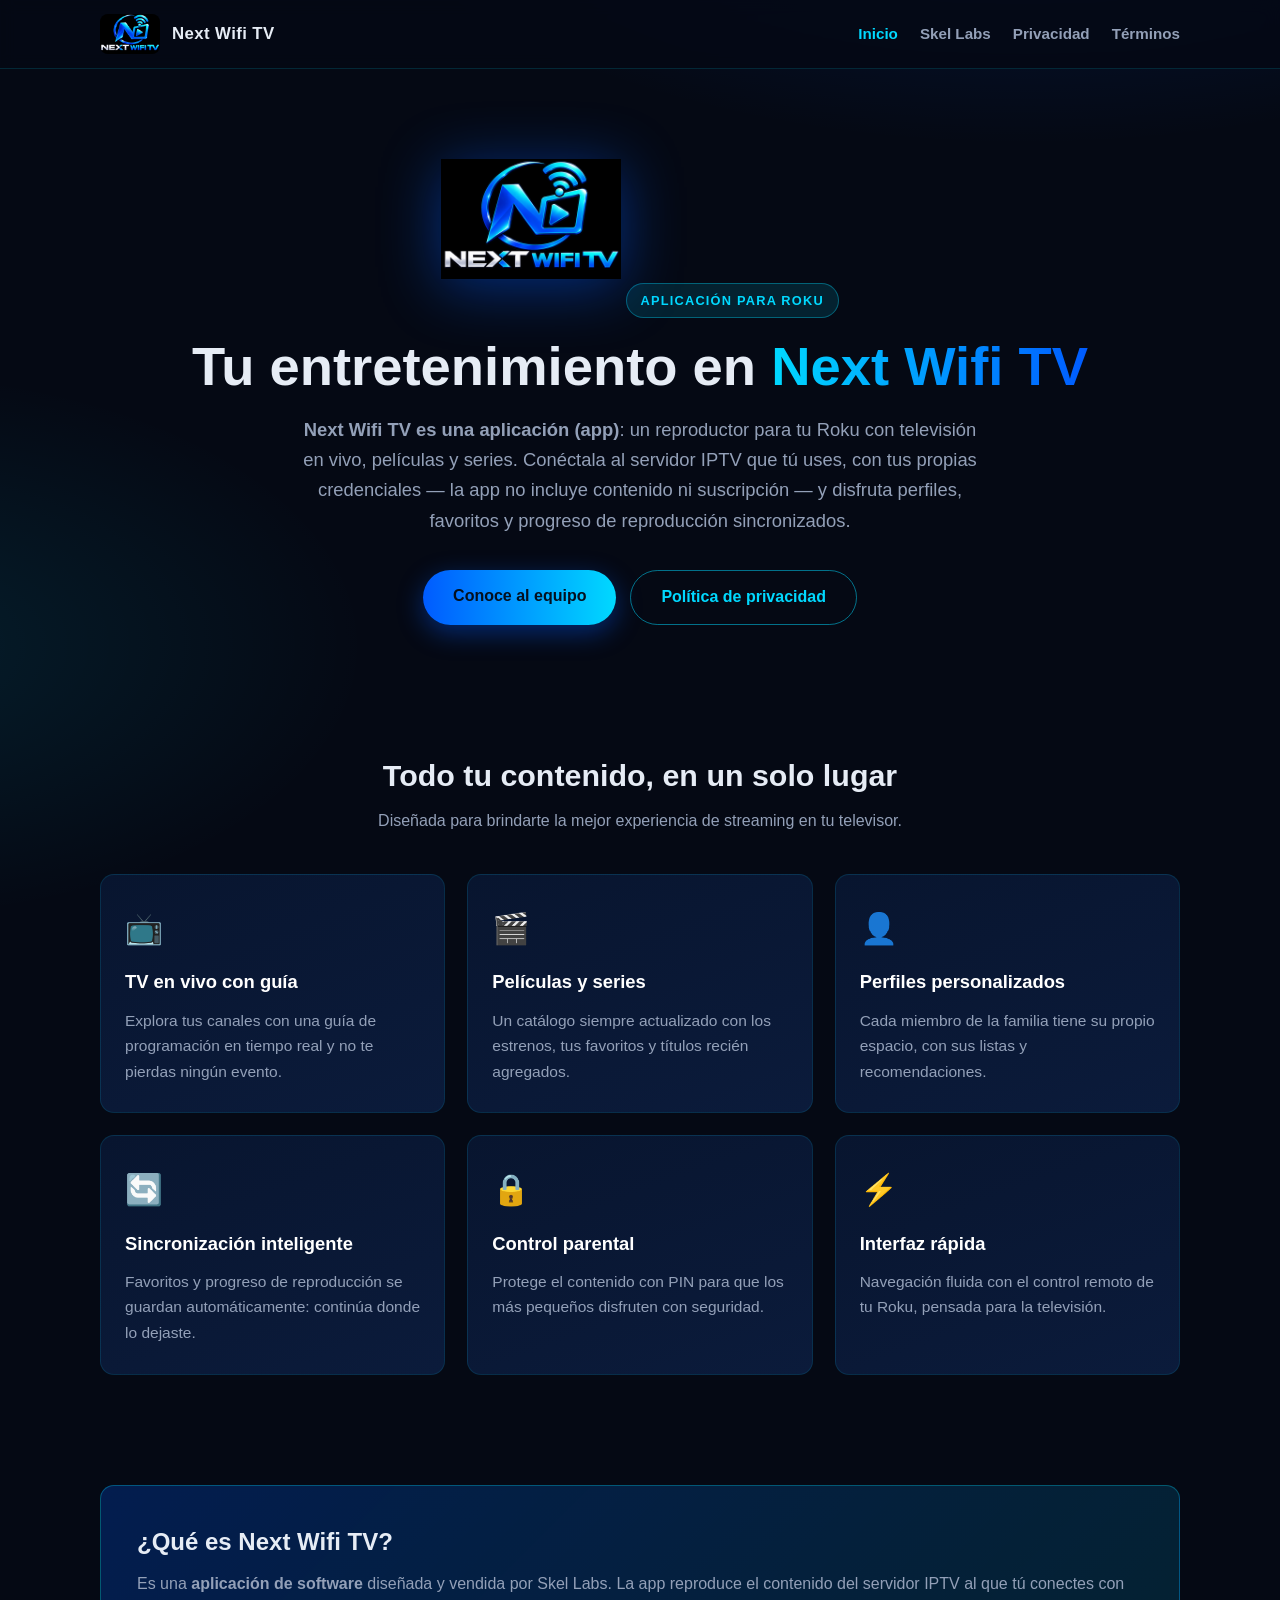
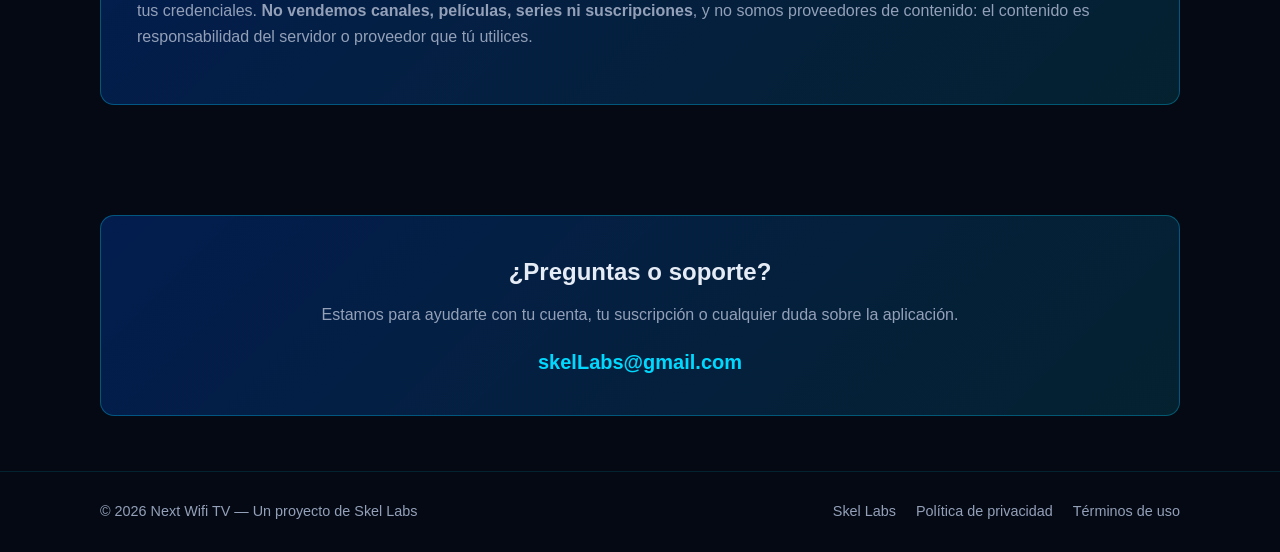
<file: index.html>
<!DOCTYPE html>
<html lang="es">
<head>
    <meta charset="UTF-8">
    <meta name="viewport" content="width=device-width, initial-scale=1.0">
    <title>Next Wifi TV — Tu entretenimiento en Roku</title>
    <meta name="description" content="Next Wifi TV: aplicación para dispositivos Roku con televisión en vivo, películas y series. Perfiles, favoritos y progreso de reproducción sincronizados.">
    <link rel="icon" type="image/png" href="images/logo.png">
    <link rel="stylesheet" href="css/style.css">
</head>
<body>
    <header>
        <div class="container nav">
            <a class="brand" href="./">
                <img src="images/logo.png" alt="Next Wifi TV">
                <span>Next Wifi TV</span>
            </a>
            <nav class="nav-links">
                <a href="./" class="active">Inicio</a>
                <a href="skellabs/">Skel Labs</a>
                <a href="privacy/">Privacidad</a>
                <a href="terms/">Términos</a>
            </nav>
        </div>
    </header>

    <main>
        <section class="hero">
            <div class="container">
                <img class="logo" src="images/logo.png" alt="Logo Next Wifi TV">
                <span class="badge">Aplicación para Roku</span>
                <h1>Tu entretenimiento en <span class="grad">Next Wifi TV</span></h1>
                <p><strong>Next Wifi TV es una aplicación (app)</strong>: un reproductor para tu Roku con televisión en vivo, películas y series. Conéctala al servidor IPTV que tú uses, con tus propias credenciales — la app no incluye contenido ni suscripción — y disfruta perfiles, favoritos y progreso de reproducción sincronizados.</p>
                <div class="btn-row">
                    <a class="btn btn-primary" href="skellabs/">Conoce al equipo</a>
                    <a class="btn btn-ghost" href="privacy/">Política de privacidad</a>
                </div>
            </div>
        </section>

        <section>
            <div class="container">
                <h2 class="section-title">Todo tu contenido, en un solo lugar</h2>
                <p class="section-sub">Diseñada para brindarte la mejor experiencia de streaming en tu televisor.</p>
                <div class="grid">
                    <div class="card">
                        <div class="icon">📺</div>
                        <h3>TV en vivo con guía</h3>
                        <p>Explora tus canales con una guía de programación en tiempo real y no te pierdas ningún evento.</p>
                    </div>
                    <div class="card">
                        <div class="icon">🎬</div>
                        <h3>Películas y series</h3>
                        <p>Un catálogo siempre actualizado con los estrenos, tus favoritos y títulos recién agregados.</p>
                    </div>
                    <div class="card">
                        <div class="icon">👤</div>
                        <h3>Perfiles personalizados</h3>
                        <p>Cada miembro de la familia tiene su propio espacio, con sus listas y recomendaciones.</p>
                    </div>
                    <div class="card">
                        <div class="icon">🔄</div>
                        <h3>Sincronización inteligente</h3>
                        <p>Favoritos y progreso de reproducción se guardan automáticamente: continúa donde lo dejaste.</p>
                    </div>
                    <div class="card">
                        <div class="icon">🔒</div>
                        <h3>Control parental</h3>
                        <p>Protege el contenido con PIN para que los más pequeños disfruten con seguridad.</p>
                    </div>
                    <div class="card">
                        <div class="icon">⚡</div>
                        <h3>Interfaz rápida</h3>
                        <p>Navegación fluida con el control remoto de tu Roku, pensada para la televisión.</p>
                    </div>
                </div>
            </div>
        </section>

        <section>
            <div class="container">
                <div class="contact-box" style="text-align:left">
                    <h2>¿Qué es Next Wifi TV?</h2>
                    <p>Es una <strong>aplicación de software</strong> diseñada y vendida por Skel Labs. La app reproduce el contenido del servidor IPTV al que tú conectes con tus credenciales. <strong>No vendemos canales, películas, series ni suscripciones</strong>, y no somos proveedores de contenido: el contenido es responsabilidad del servidor o proveedor que tú utilices.</p>
                </div>
            </div>
        </section>

        <section>
            <div class="container">
                <div class="contact-box">
                    <h2>¿Preguntas o soporte?</h2>
                    <p>Estamos para ayudarte con tu cuenta, tu suscripción o cualquier duda sobre la aplicación.</p>
                    <a class="mail" href="mailto:skelLabs@gmail.com">skelLabs@gmail.com</a>
                </div>
            </div>
        </section>
    </main>

    <footer>
        <div class="container footer-in">
            <span>© 2026 Next Wifi TV — Un proyecto de Skel Labs</span>
            <div class="footer-links">
                <a href="skellabs/">Skel Labs</a>
                <a href="privacy/">Política de privacidad</a>
                <a href="terms/">Términos de uso</a>
            </div>
        </div>
    </footer>
</body>
</html>
</file>
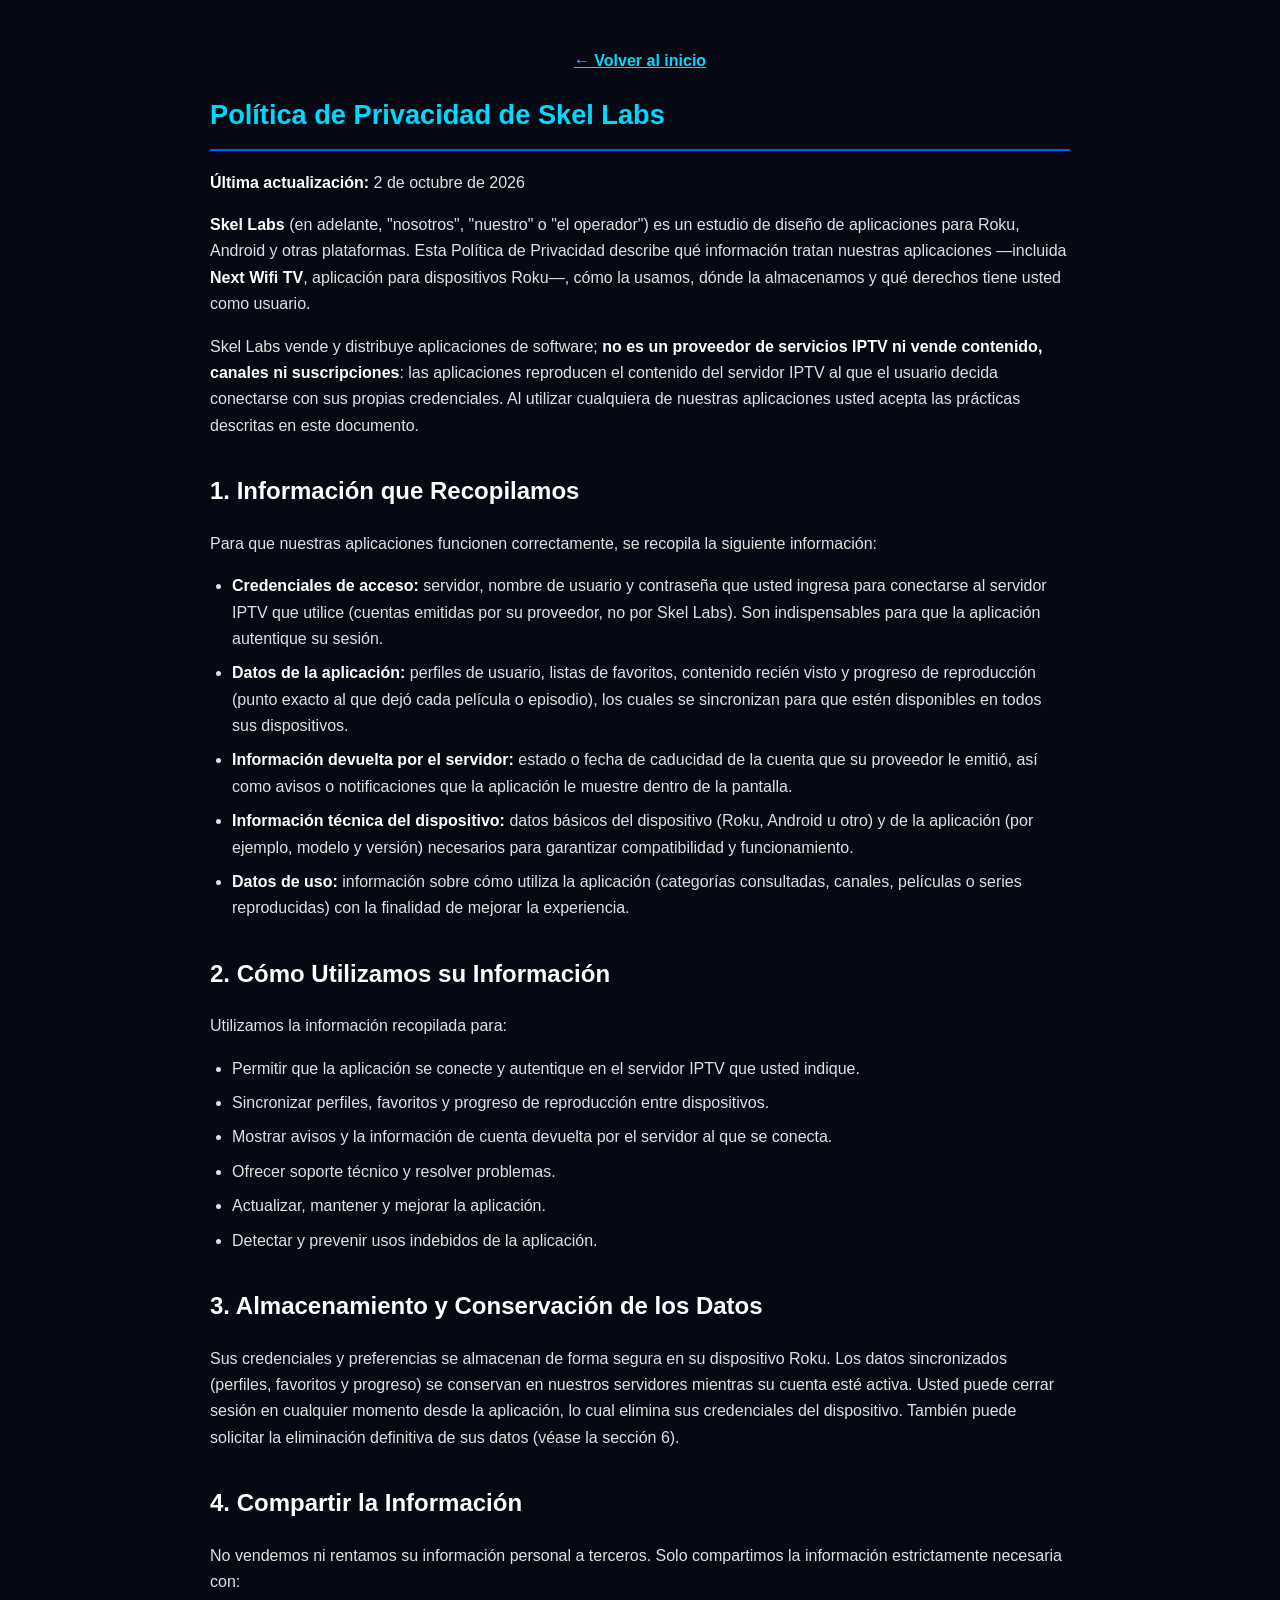
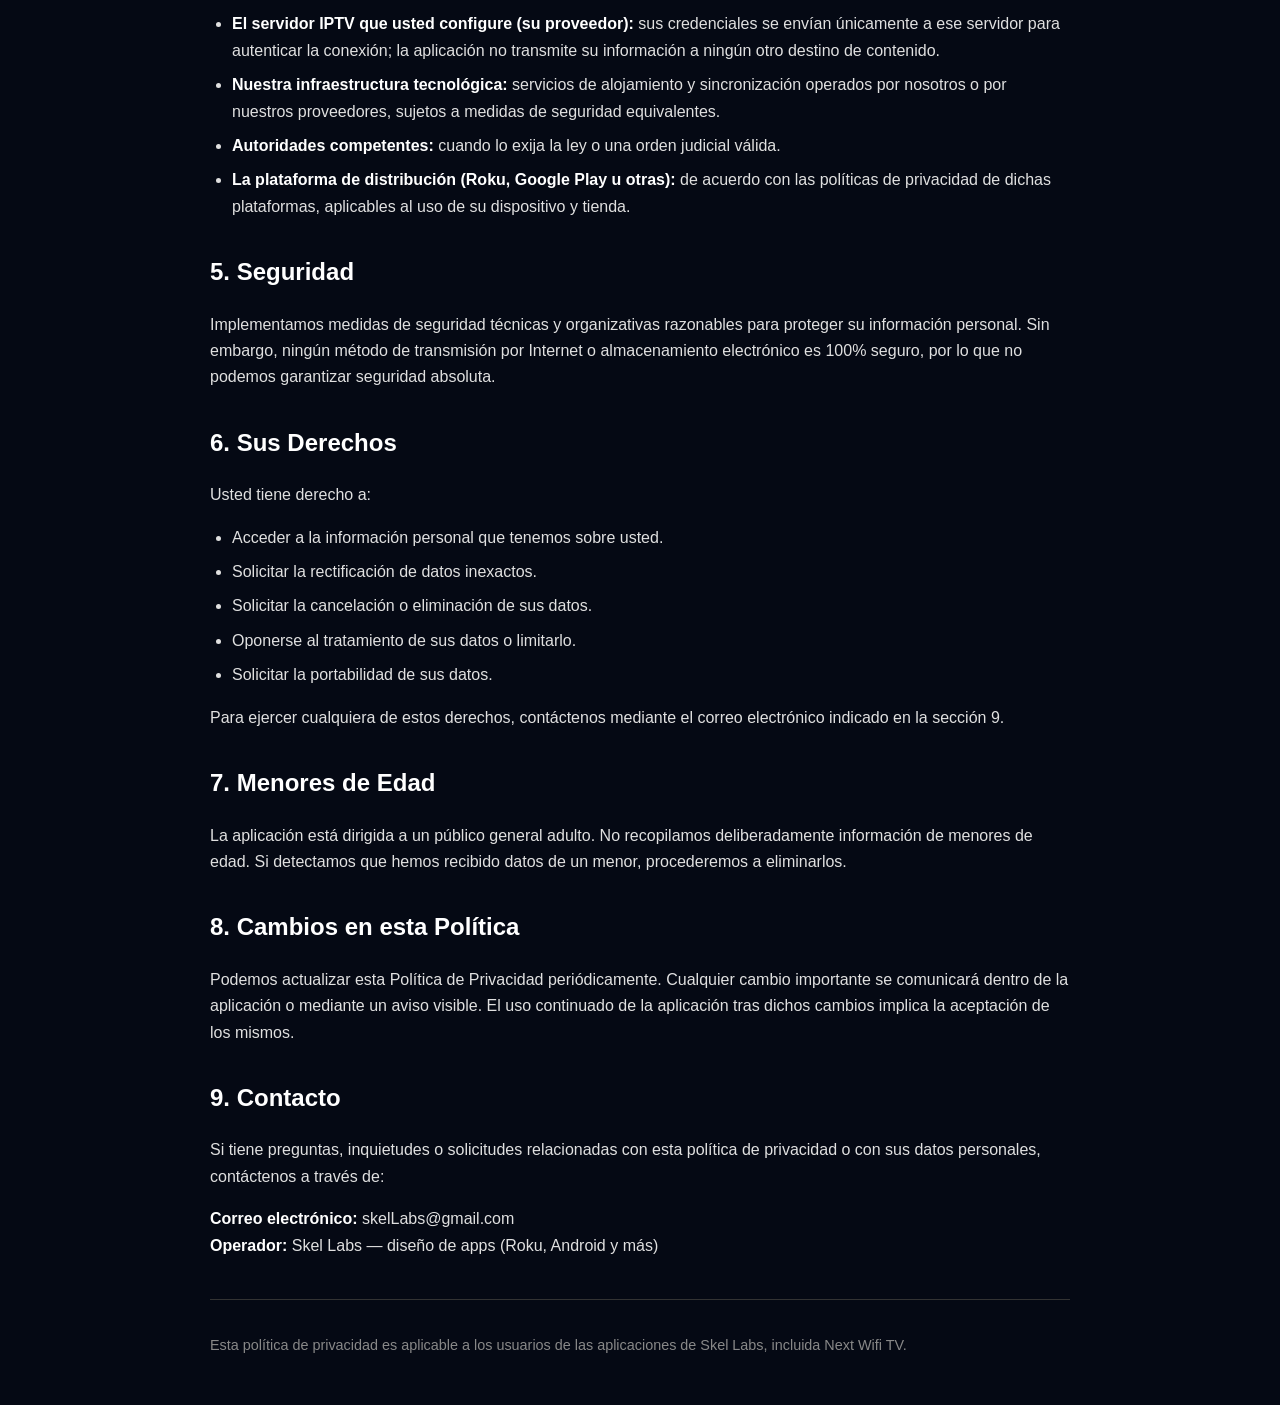
<file: privacy/index.html>
<!DOCTYPE html>
<html lang="es">
<head>
    <meta charset="UTF-8">
    <meta name="viewport" content="width=device-width, initial-scale=1.0">
    <title>Política de Privacidad — Skel Labs</title>
    <style>
        body {
            font-family: -apple-system, BlinkMacSystemFont, 'Segoe UI', Roboto, sans-serif;
            line-height: 1.65;
            color: #e0e0e0;
            background-color: #050914;
            padding: 32px 20px;
            max-width: 860px;
            margin: 0 auto;
        }
        h1 {
            color: #00D9FF;
            border-bottom: 2px solid #005BFF;
            padding-bottom: 12px;
            font-size: 1.7em;
        }
        h2 {
            color: #ffffff;
            margin-top: 32px;
        }
        p { margin-bottom: 15px; }
        ul { margin-bottom: 15px; padding-left: 22px; }
        li { margin-bottom: 8px; }
        .last-updated {
            color: #888;
            font-size: 0.9em;
            margin-top: 40px;
            border-top: 1px solid #333;
            padding-top: 20px;
        }
        strong { color: #ffffff; }
    </style>
</head>
<body>
    <p style="text-align:center;margin-bottom:6px"><a href="../" style="color:#00D9FF;font-weight:700">&larr; Volver al inicio</a></p>
    <h1>Política de Privacidad de Skel Labs</h1>

    <p><strong>Última actualización:</strong> 2 de octubre de 2026</p>

    <p><strong>Skel Labs</strong> (en adelante, "nosotros", "nuestro" o "el operador") es un estudio de diseño de aplicaciones para Roku, Android y otras plataformas. Esta Política de Privacidad describe qué información tratan nuestras aplicaciones —incluida <strong>Next Wifi TV</strong>, aplicación para dispositivos Roku—, cómo la usamos, dónde la almacenamos y qué derechos tiene usted como usuario.</p>

    <p>Skel Labs vende y distribuye aplicaciones de software; <strong>no es un proveedor de servicios IPTV ni vende contenido, canales ni suscripciones</strong>: las aplicaciones reproducen el contenido del servidor IPTV al que el usuario decida conectarse con sus propias credenciales. Al utilizar cualquiera de nuestras aplicaciones usted acepta las prácticas descritas en este documento.</p>

    <h2>1. Información que Recopilamos</h2>
    <p>Para que nuestras aplicaciones funcionen correctamente, se recopila la siguiente información:</p>
    <ul>
        <li><strong>Credenciales de acceso:</strong> servidor, nombre de usuario y contraseña que usted ingresa para conectarse al servidor IPTV que utilice (cuentas emitidas por su proveedor, no por Skel Labs). Son indispensables para que la aplicación autentique su sesión.</li>
        <li><strong>Datos de la aplicación:</strong> perfiles de usuario, listas de favoritos, contenido recién visto y progreso de reproducción (punto exacto al que dejó cada película o episodio), los cuales se sincronizan para que estén disponibles en todos sus dispositivos.</li>
        <li><strong>Información devuelta por el servidor:</strong> estado o fecha de caducidad de la cuenta que su proveedor le emitió, así como avisos o notificaciones que la aplicación le muestre dentro de la pantalla.</li>
        <li><strong>Información técnica del dispositivo:</strong> datos básicos del dispositivo (Roku, Android u otro) y de la aplicación (por ejemplo, modelo y versión) necesarios para garantizar compatibilidad y funcionamiento.</li>
        <li><strong>Datos de uso:</strong> información sobre cómo utiliza la aplicación (categorías consultadas, canales, películas o series reproducidas) con la finalidad de mejorar la experiencia.</li>
    </ul>

    <h2>2. Cómo Utilizamos su Información</h2>
    <p>Utilizamos la información recopilada para:</p>
    <ul>
        <li>Permitir que la aplicación se conecte y autentique en el servidor IPTV que usted indique.</li>
        <li>Sincronizar perfiles, favoritos y progreso de reproducción entre dispositivos.</li>
        <li>Mostrar avisos y la información de cuenta devuelta por el servidor al que se conecta.</li>
        <li>Ofrecer soporte técnico y resolver problemas.</li>
        <li>Actualizar, mantener y mejorar la aplicación.</li>
        <li>Detectar y prevenir usos indebidos de la aplicación.</li>
    </ul>

    <h2>3. Almacenamiento y Conservación de los Datos</h2>
    <p>Sus credenciales y preferencias se almacenan de forma segura en su dispositivo Roku. Los datos sincronizados (perfiles, favoritos y progreso) se conservan en nuestros servidores mientras su cuenta esté activa. Usted puede cerrar sesión en cualquier momento desde la aplicación, lo cual elimina sus credenciales del dispositivo. También puede solicitar la eliminación definitiva de sus datos (véase la sección 6).</p>

    <h2>4. Compartir la Información</h2>
    <p>No vendemos ni rentamos su información personal a terceros. Solo compartimos la información estrictamente necesaria con:</p>
    <ul>
        <li><strong>El servidor IPTV que usted configure (su proveedor):</strong> sus credenciales se envían únicamente a ese servidor para autenticar la conexión; la aplicación no transmite su información a ningún otro destino de contenido.</li>
        <li><strong>Nuestra infraestructura tecnológica:</strong> servicios de alojamiento y sincronización operados por nosotros o por nuestros proveedores, sujetos a medidas de seguridad equivalentes.</li>
        <li><strong>Autoridades competentes:</strong> cuando lo exija la ley o una orden judicial válida.</li>
        <li><strong>La plataforma de distribución (Roku, Google Play u otras):</strong> de acuerdo con las políticas de privacidad de dichas plataformas, aplicables al uso de su dispositivo y tienda.</li>
    </ul>

    <h2>5. Seguridad</h2>
    <p>Implementamos medidas de seguridad técnicas y organizativas razonables para proteger su información personal. Sin embargo, ningún método de transmisión por Internet o almacenamiento electrónico es 100% seguro, por lo que no podemos garantizar seguridad absoluta.</p>

    <h2>6. Sus Derechos</h2>
    <p>Usted tiene derecho a:</p>
    <ul>
        <li>Acceder a la información personal que tenemos sobre usted.</li>
        <li>Solicitar la rectificación de datos inexactos.</li>
        <li>Solicitar la cancelación o eliminación de sus datos.</li>
        <li>Oponerse al tratamiento de sus datos o limitarlo.</li>
        <li>Solicitar la portabilidad de sus datos.</li>
    </ul>
    <p>Para ejercer cualquiera de estos derechos, contáctenos mediante el correo electrónico indicado en la sección 9.</p>

    <h2>7. Menores de Edad</h2>
    <p>La aplicación está dirigida a un público general adulto. No recopilamos deliberadamente información de menores de edad. Si detectamos que hemos recibido datos de un menor, procederemos a eliminarlos.</p>

    <h2>8. Cambios en esta Política</h2>
    <p>Podemos actualizar esta Política de Privacidad periódicamente. Cualquier cambio importante se comunicará dentro de la aplicación o mediante un aviso visible. El uso continuado de la aplicación tras dichos cambios implica la aceptación de los mismos.</p>

    <h2>9. Contacto</h2>
    <p>Si tiene preguntas, inquietudes o solicitudes relacionadas con esta política de privacidad o con sus datos personales, contáctenos a través de:</p>
    <p><strong>Correo electrónico:</strong> skelLabs@gmail.com<br>
    <strong>Operador:</strong> Skel Labs — diseño de apps (Roku, Android y más)</p>

    <div class="last-updated">
        <p>Esta política de privacidad es aplicable a los usuarios de las aplicaciones de Skel Labs, incluida Next Wifi TV.</p>
    </div>
</body>
</html>
</file>
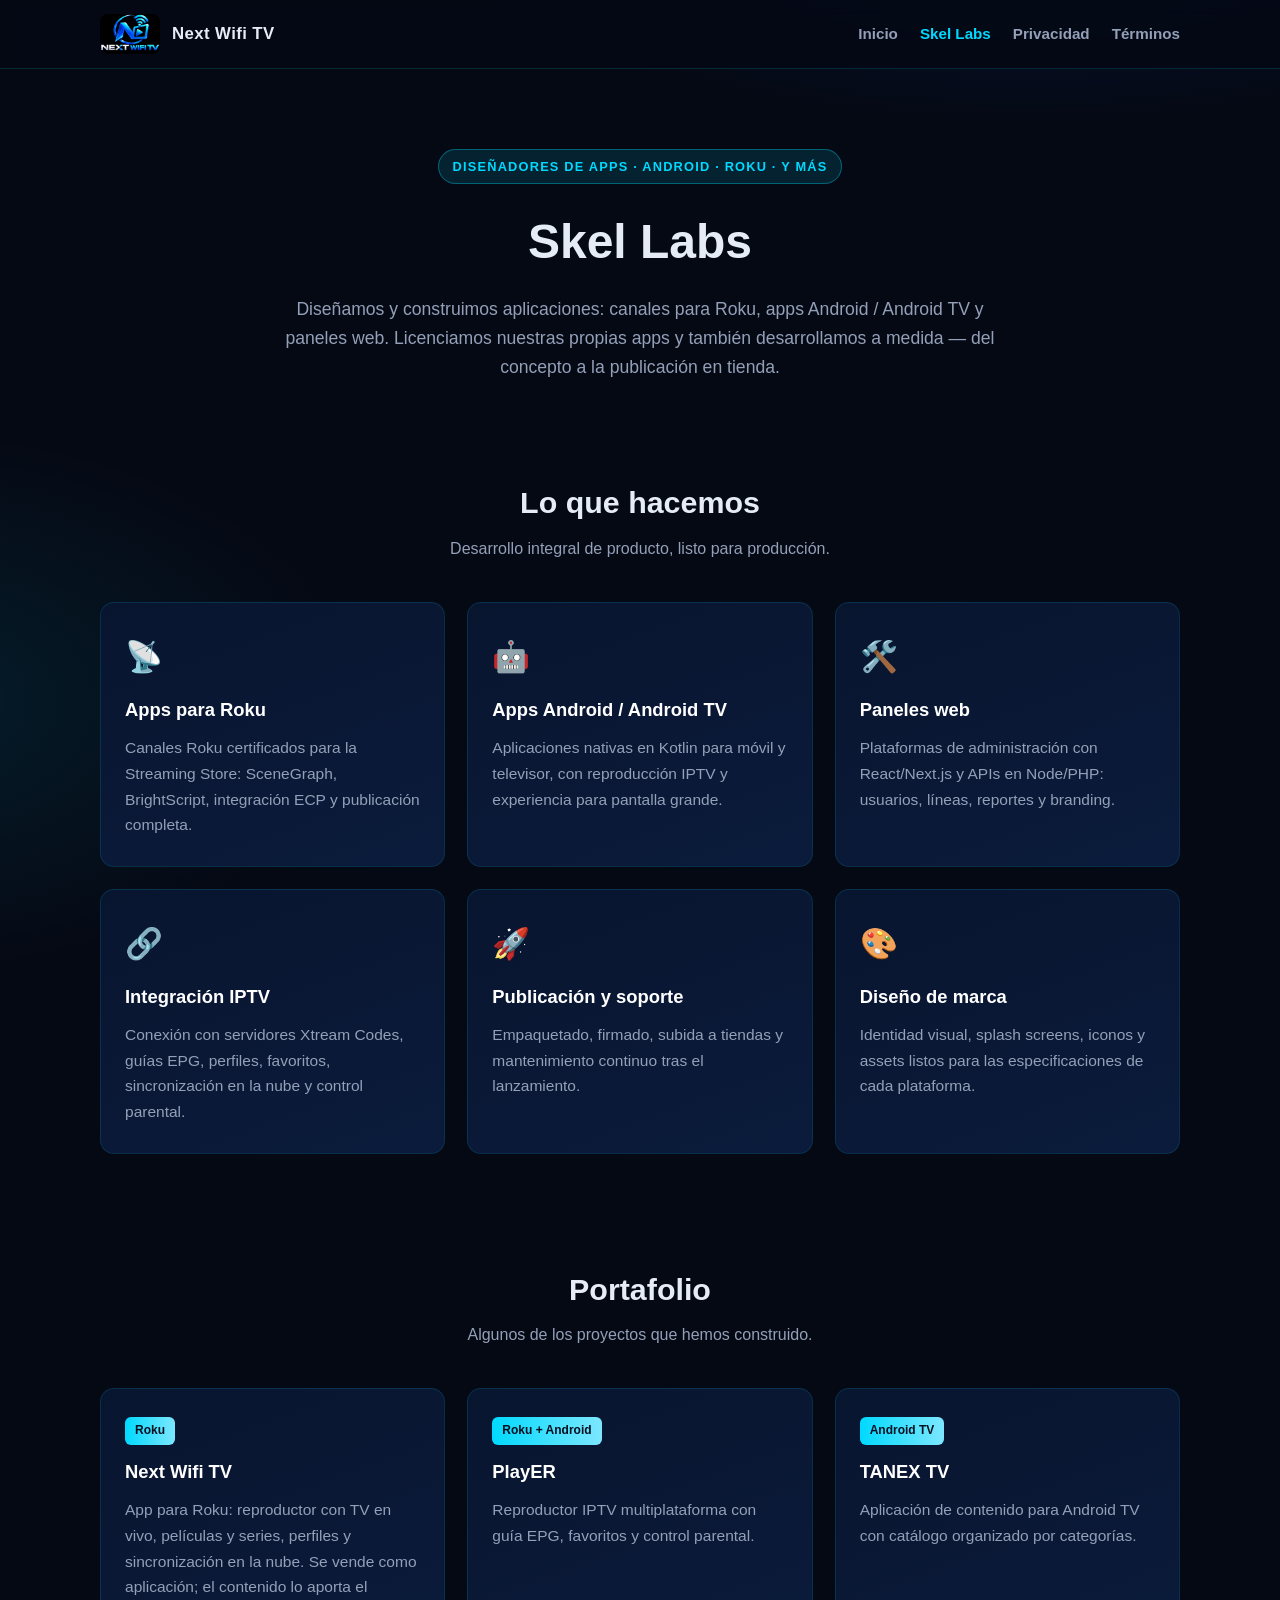
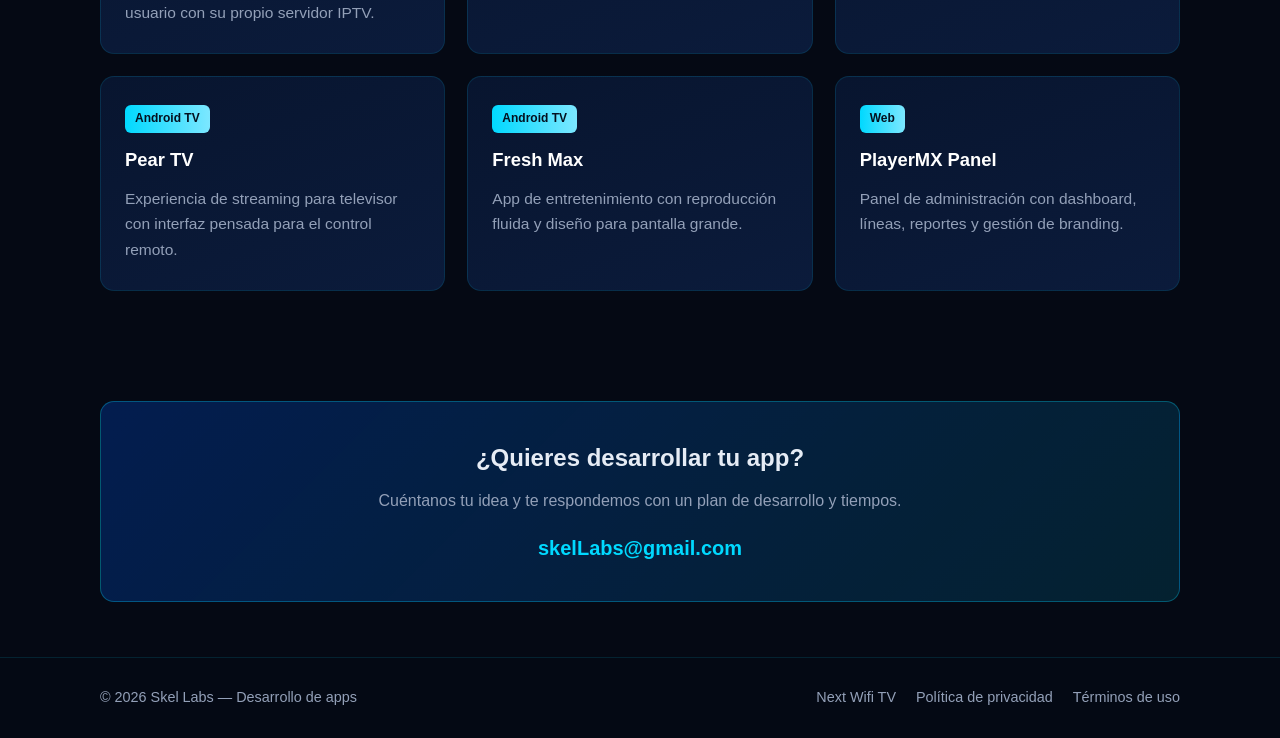
<file: skellabs/index.html>
<!DOCTYPE html>
<html lang="es">
<head>
    <meta charset="UTF-8">
    <meta name="viewport" content="width=device-width, initial-scale=1.0">
    <title>Skel Labs — Desarrollo de Apps</title>
    <meta name="description" content="Skel Labs: estudio de desarrollo de aplicaciones Android, canales Roku y paneles web para el sector streaming y IPTV.">
    <link rel="icon" type="image/png" href="../images/logo.png">
    <link rel="stylesheet" href="../css/style.css">
</head>
<body>
    <header>
        <div class="container nav">
            <a class="brand" href="../">
                <img src="../images/logo.png" alt="Next Wifi TV">
                <span>Next Wifi TV</span>
            </a>
            <nav class="nav-links">
                <a href="../">Inicio</a>
                <a href="./" class="active">Skel Labs</a>
                <a href="../privacy/">Privacidad</a>
                <a href="../terms/">Términos</a>
            </nav>
        </div>
    </header>

    <main>
        <section class="studio-hero">
            <div class="container">
                <span class="badge">Diseñadores de apps · Android · Roku · y más</span>
                <h1><span class="grad">Skel Labs</span></h1>
                <p>Diseñamos y construimos aplicaciones: canales para Roku, apps Android / Android TV y paneles web. Licenciamos nuestras propias apps y también desarrollamos a medida — del concepto a la publicación en tienda.</p>
            </div>
        </section>

        <section>
            <div class="container">
                <h2 class="section-title">Lo que hacemos</h2>
                <p class="section-sub">Desarrollo integral de producto, listo para producción.</p>
                <div class="grid">
                    <div class="card">
                        <div class="icon">📡</div>
                        <h3>Apps para Roku</h3>
                        <p>Canales Roku certificados para la Streaming Store: SceneGraph, BrightScript, integración ECP y publicación completa.</p>
                    </div>
                    <div class="card">
                        <div class="icon">🤖</div>
                        <h3>Apps Android / Android TV</h3>
                        <p>Aplicaciones nativas en Kotlin para móvil y televisor, con reproducción IPTV y experiencia para pantalla grande.</p>
                    </div>
                    <div class="card">
                        <div class="icon">🛠️</div>
                        <h3>Paneles web</h3>
                        <p>Plataformas de administración con React/Next.js y APIs en Node/PHP: usuarios, líneas, reportes y branding.</p>
                    </div>
                    <div class="card">
                        <div class="icon">🔗</div>
                        <h3>Integración IPTV</h3>
                        <p>Conexión con servidores Xtream Codes, guías EPG, perfiles, favoritos, sincronización en la nube y control parental.</p>
                    </div>
                    <div class="card">
                        <div class="icon">🚀</div>
                        <h3>Publicación y soporte</h3>
                        <p>Empaquetado, firmado, subida a tiendas y mantenimiento continuo tras el lanzamiento.</p>
                    </div>
                    <div class="card">
                        <div class="icon">🎨</div>
                        <h3>Diseño de marca</h3>
                        <p>Identidad visual, splash screens, iconos y assets listos para las especificaciones de cada plataforma.</p>
                    </div>
                </div>
            </div>
        </section>

        <section>
            <div class="container">
                <h2 class="section-title">Portafolio</h2>
                <p class="section-sub">Algunos de los proyectos que hemos construido.</p>
                <div class="grid">
                    <div class="card app-card">
                        <span class="tag">Roku</span>
                        <h3>Next Wifi TV</h3>
                        <p>App para Roku: reproductor con TV en vivo, películas y series, perfiles y sincronización en la nube. Se vende como aplicación; el contenido lo aporta el usuario con su propio servidor IPTV.</p>
                    </div>
                    <div class="card app-card">
                        <span class="tag">Roku + Android</span>
                        <h3>PlayER</h3>
                        <p>Reproductor IPTV multiplataforma con guía EPG, favoritos y control parental.</p>
                    </div>
                    <div class="card app-card">
                        <span class="tag">Android TV</span>
                        <h3>TANEX TV</h3>
                        <p>Aplicación de contenido para Android TV con catálogo organizado por categorías.</p>
                    </div>
                    <div class="card app-card">
                        <span class="tag">Android TV</span>
                        <h3>Pear TV</h3>
                        <p>Experiencia de streaming para televisor con interfaz pensada para el control remoto.</p>
                    </div>
                    <div class="card app-card">
                        <span class="tag">Android TV</span>
                        <h3>Fresh Max</h3>
                        <p>App de entretenimiento con reproducción fluida y diseño para pantalla grande.</p>
                    </div>
                    <div class="card app-card">
                        <span class="tag">Web</span>
                        <h3>PlayerMX Panel</h3>
                        <p>Panel de administración con dashboard, líneas, reportes y gestión de branding.</p>
                    </div>
                </div>
            </div>
        </section>

        <section>
            <div class="container">
                <div class="contact-box">
                    <h2>¿Quieres desarrollar tu app?</h2>
                    <p>Cuéntanos tu idea y te respondemos con un plan de desarrollo y tiempos.</p>
                    <a class="mail" href="mailto:skelLabs@gmail.com">skelLabs@gmail.com</a>
                </div>
            </div>
        </section>
    </main>

    <footer>
        <div class="container footer-in">
            <span>© 2026 Skel Labs — Desarrollo de apps</span>
            <div class="footer-links">
                <a href="../">Next Wifi TV</a>
                <a href="../privacy/">Política de privacidad</a>
                <a href="../terms/">Términos de uso</a>
            </div>
        </div>
    </footer>
</body>
</html>
</file>
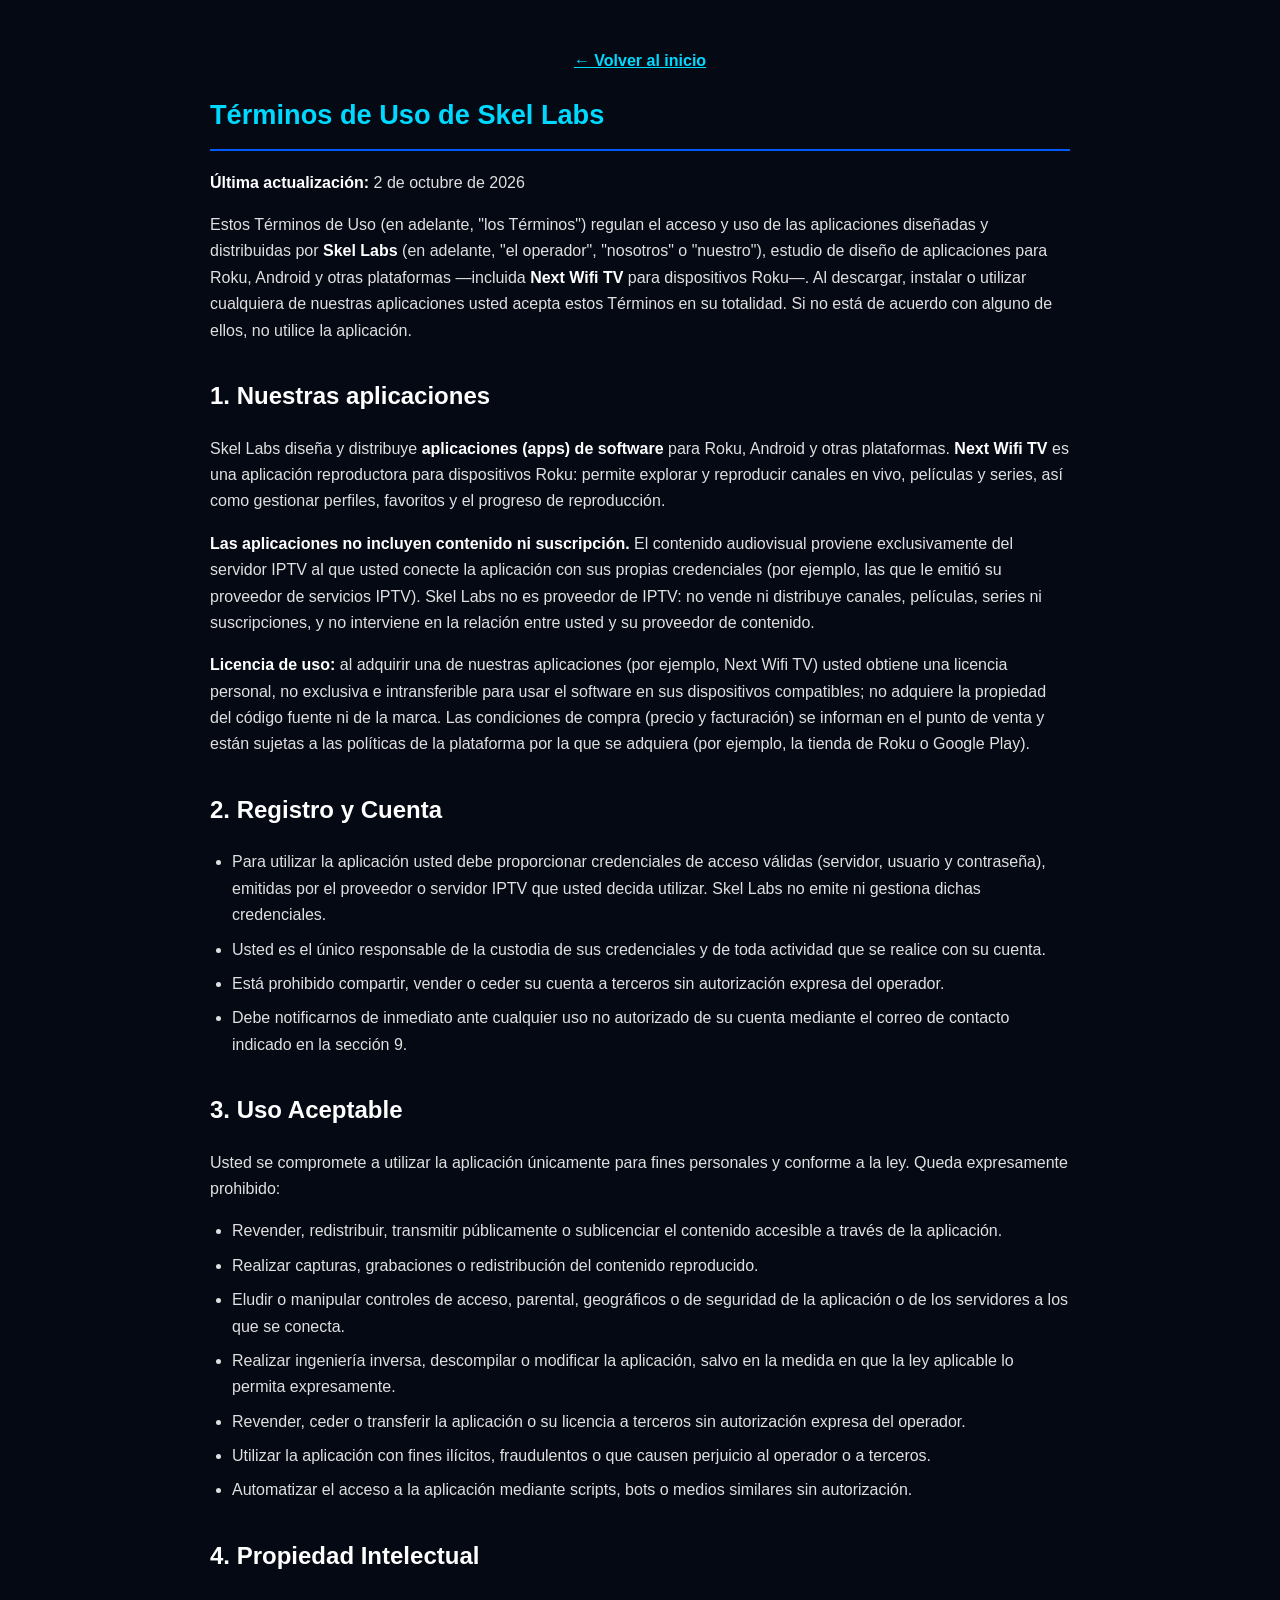
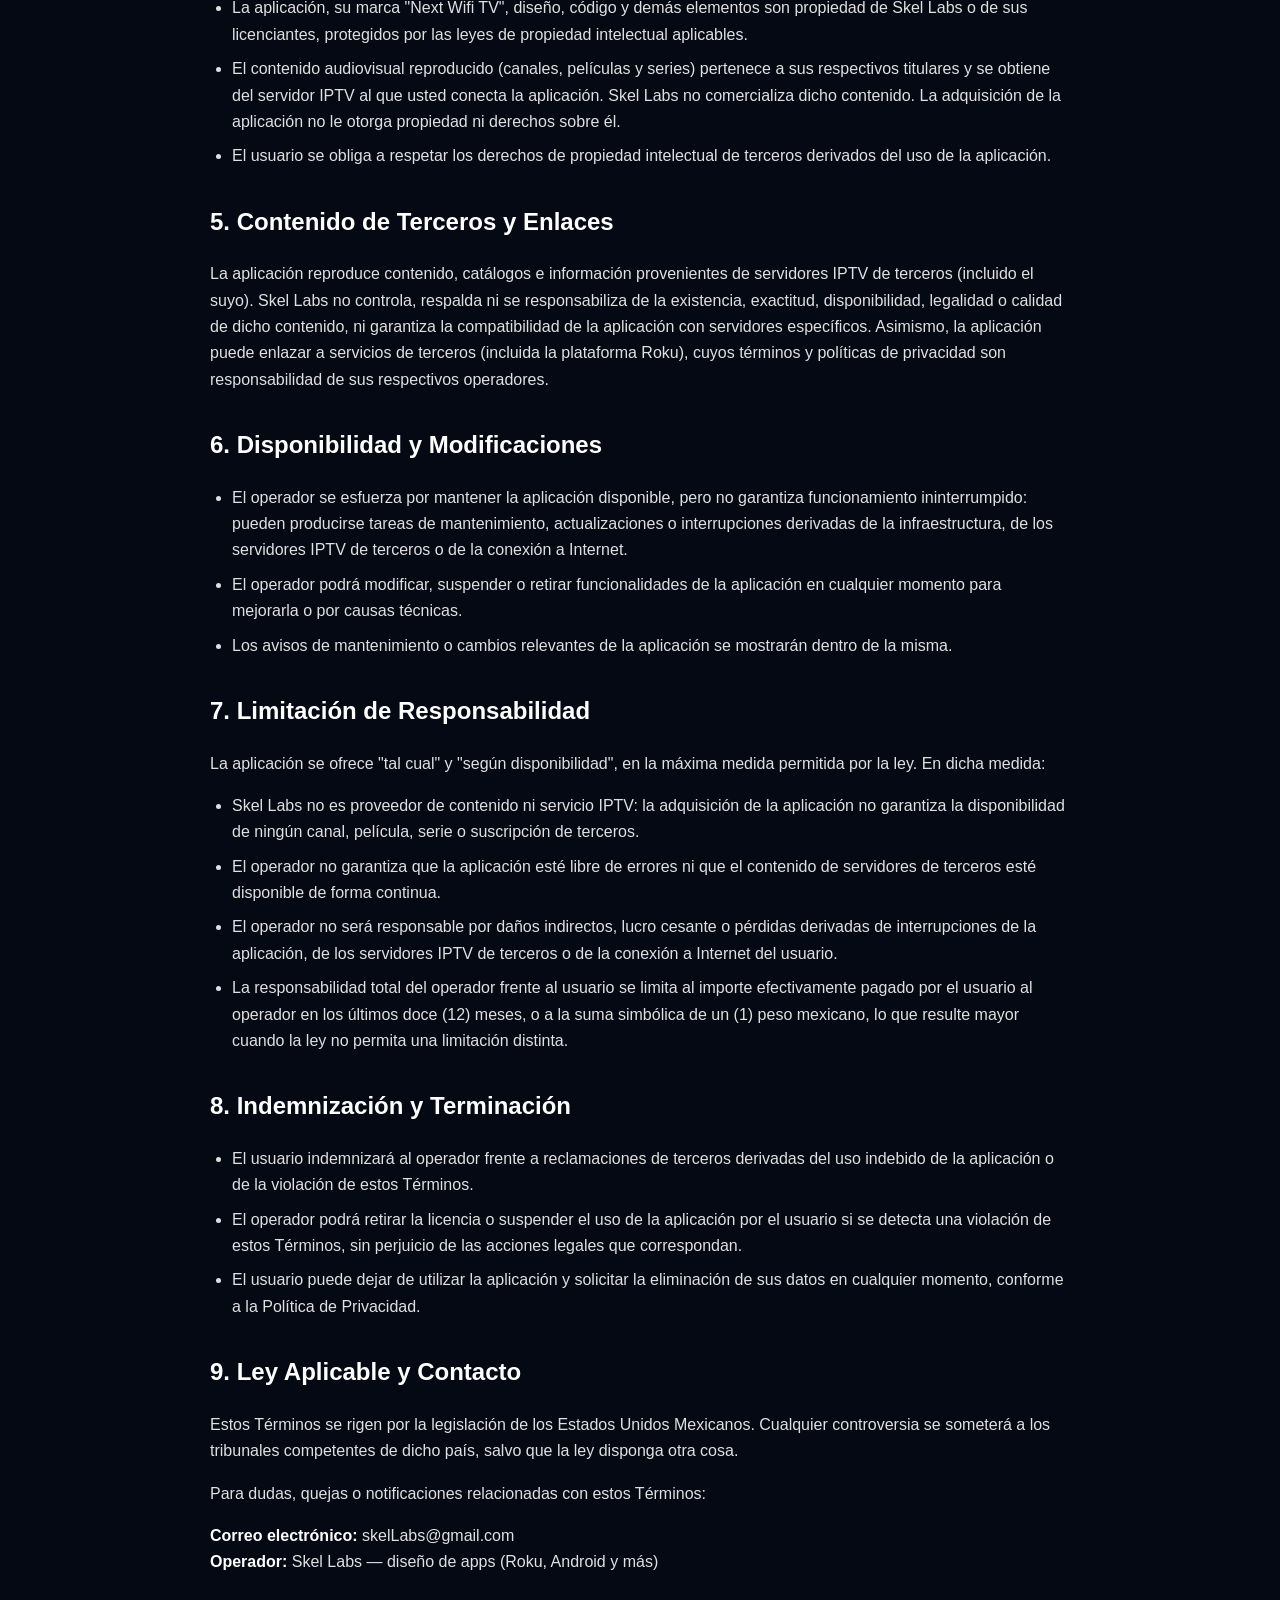
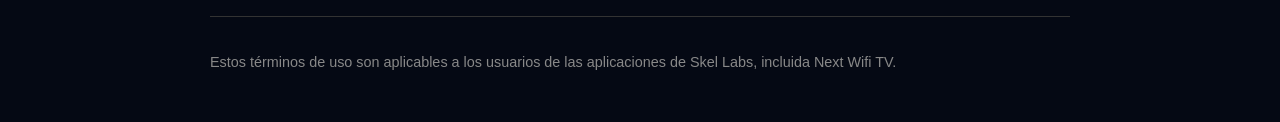
<file: terms/index.html>
<!DOCTYPE html>
<html lang="es">
<head>
    <meta charset="UTF-8">
    <meta name="viewport" content="width=device-width, initial-scale=1.0">
    <title>Términos de Uso — Skel Labs</title>
    <style>
        body {
            font-family: -apple-system, BlinkMacSystemFont, 'Segoe UI', Roboto, sans-serif;
            line-height: 1.65;
            color: #e0e0e0;
            background-color: #050914;
            padding: 32px 20px;
            max-width: 860px;
            margin: 0 auto;
        }
        h1 {
            color: #00D9FF;
            border-bottom: 2px solid #005BFF;
            padding-bottom: 12px;
            font-size: 1.7em;
        }
        h2 {
            color: #ffffff;
            margin-top: 32px;
        }
        p { margin-bottom: 15px; }
        ul { margin-bottom: 15px; padding-left: 22px; }
        li { margin-bottom: 8px; }
        .last-updated {
            color: #888;
            font-size: 0.9em;
            margin-top: 40px;
            border-top: 1px solid #333;
            padding-top: 20px;
        }
        strong { color: #ffffff; }
    </style>
</head>
<body>
    <p style="text-align:center;margin-bottom:6px"><a href="../" style="color:#00D9FF;font-weight:700">&larr; Volver al inicio</a></p>
    <h1>Términos de Uso de Skel Labs</h1>

    <p><strong>Última actualización:</strong> 2 de octubre de 2026</p>

    <p>Estos Términos de Uso (en adelante, "los Términos") regulan el acceso y uso de las aplicaciones diseñadas y distribuidas por <strong>Skel Labs</strong> (en adelante, "el operador", "nosotros" o "nuestro"), estudio de diseño de aplicaciones para Roku, Android y otras plataformas —incluida <strong>Next Wifi TV</strong> para dispositivos Roku—. Al descargar, instalar o utilizar cualquiera de nuestras aplicaciones usted acepta estos Términos en su totalidad. Si no está de acuerdo con alguno de ellos, no utilice la aplicación.</p>

    <h2>1. Nuestras aplicaciones</h2>
    <p>Skel Labs diseña y distribuye <strong>aplicaciones (apps) de software</strong> para Roku, Android y otras plataformas. <strong>Next Wifi TV</strong> es una aplicación reproductora para dispositivos Roku: permite explorar y reproducir canales en vivo, películas y series, así como gestionar perfiles, favoritos y el progreso de reproducción.</p>
    <p><strong>Las aplicaciones no incluyen contenido ni suscripción.</strong> El contenido audiovisual proviene exclusivamente del servidor IPTV al que usted conecte la aplicación con sus propias credenciales (por ejemplo, las que le emitió su proveedor de servicios IPTV). Skel Labs no es proveedor de IPTV: no vende ni distribuye canales, películas, series ni suscripciones, y no interviene en la relación entre usted y su proveedor de contenido.</p>
    <p><strong>Licencia de uso:</strong> al adquirir una de nuestras aplicaciones (por ejemplo, Next Wifi TV) usted obtiene una licencia personal, no exclusiva e intransferible para usar el software en sus dispositivos compatibles; no adquiere la propiedad del código fuente ni de la marca. Las condiciones de compra (precio y facturación) se informan en el punto de venta y están sujetas a las políticas de la plataforma por la que se adquiera (por ejemplo, la tienda de Roku o Google Play).</p>

    <h2>2. Registro y Cuenta</h2>
    <ul>
        <li>Para utilizar la aplicación usted debe proporcionar credenciales de acceso válidas (servidor, usuario y contraseña), emitidas por el proveedor o servidor IPTV que usted decida utilizar. Skel Labs no emite ni gestiona dichas credenciales.</li>
        <li>Usted es el único responsable de la custodia de sus credenciales y de toda actividad que se realice con su cuenta.</li>
        <li>Está prohibido compartir, vender o ceder su cuenta a terceros sin autorización expresa del operador.</li>
        <li>Debe notificarnos de inmediato ante cualquier uso no autorizado de su cuenta mediante el correo de contacto indicado en la sección 9.</li>
    </ul>

    <h2>3. Uso Aceptable</h2>
    <p>Usted se compromete a utilizar la aplicación únicamente para fines personales y conforme a la ley. Queda expresamente prohibido:</p>
    <ul>
        <li>Revender, redistribuir, transmitir públicamente o sublicenciar el contenido accesible a través de la aplicación.</li>
        <li>Realizar capturas, grabaciones o redistribución del contenido reproducido.</li>
        <li>Eludir o manipular controles de acceso, parental, geográficos o de seguridad de la aplicación o de los servidores a los que se conecta.</li>
        <li>Realizar ingeniería inversa, descompilar o modificar la aplicación, salvo en la medida en que la ley aplicable lo permita expresamente.</li>
        <li>Revender, ceder o transferir la aplicación o su licencia a terceros sin autorización expresa del operador.</li>
        <li>Utilizar la aplicación con fines ilícitos, fraudulentos o que causen perjuicio al operador o a terceros.</li>
        <li>Automatizar el acceso a la aplicación mediante scripts, bots o medios similares sin autorización.</li>
    </ul>

    <h2>4. Propiedad Intelectual</h2>
    <ul>
        <li>La aplicación, su marca "Next Wifi TV", diseño, código y demás elementos son propiedad de Skel Labs o de sus licenciantes, protegidos por las leyes de propiedad intelectual aplicables.</li>
        <li>El contenido audiovisual reproducido (canales, películas y series) pertenece a sus respectivos titulares y se obtiene del servidor IPTV al que usted conecta la aplicación. Skel Labs no comercializa dicho contenido. La adquisición de la aplicación no le otorga propiedad ni derechos sobre él.</li>
        <li>El usuario se obliga a respetar los derechos de propiedad intelectual de terceros derivados del uso de la aplicación.</li>
    </ul>

    <h2>5. Contenido de Terceros y Enlaces</h2>
    <p>La aplicación reproduce contenido, catálogos e información provenientes de servidores IPTV de terceros (incluido el suyo). Skel Labs no controla, respalda ni se responsabiliza de la existencia, exactitud, disponibilidad, legalidad o calidad de dicho contenido, ni garantiza la compatibilidad de la aplicación con servidores específicos. Asimismo, la aplicación puede enlazar a servicios de terceros (incluida la plataforma Roku), cuyos términos y políticas de privacidad son responsabilidad de sus respectivos operadores.</p>

    <h2>6. Disponibilidad y Modificaciones</h2>
    <ul>
        <li>El operador se esfuerza por mantener la aplicación disponible, pero no garantiza funcionamiento ininterrumpido: pueden producirse tareas de mantenimiento, actualizaciones o interrupciones derivadas de la infraestructura, de los servidores IPTV de terceros o de la conexión a Internet.</li>
        <li>El operador podrá modificar, suspender o retirar funcionalidades de la aplicación en cualquier momento para mejorarla o por causas técnicas.</li>
        <li>Los avisos de mantenimiento o cambios relevantes de la aplicación se mostrarán dentro de la misma.</li>
    </ul>

    <h2>7. Limitación de Responsabilidad</h2>
    <p>La aplicación se ofrece "tal cual" y "según disponibilidad", en la máxima medida permitida por la ley. En dicha medida:</p>
    <ul>
        <li>Skel Labs no es proveedor de contenido ni servicio IPTV: la adquisición de la aplicación no garantiza la disponibilidad de ningún canal, película, serie o suscripción de terceros.</li>
        <li>El operador no garantiza que la aplicación esté libre de errores ni que el contenido de servidores de terceros esté disponible de forma continua.</li>
        <li>El operador no será responsable por daños indirectos, lucro cesante o pérdidas derivadas de interrupciones de la aplicación, de los servidores IPTV de terceros o de la conexión a Internet del usuario.</li>
        <li>La responsabilidad total del operador frente al usuario se limita al importe efectivamente pagado por el usuario al operador en los últimos doce (12) meses, o a la suma simbólica de un (1) peso mexicano, lo que resulte mayor cuando la ley no permita una limitación distinta.</li>
    </ul>

    <h2>8. Indemnización y Terminación</h2>
    <ul>
        <li>El usuario indemnizará al operador frente a reclamaciones de terceros derivadas del uso indebido de la aplicación o de la violación de estos Términos.</li>
        <li>El operador podrá retirar la licencia o suspender el uso de la aplicación por el usuario si se detecta una violación de estos Términos, sin perjuicio de las acciones legales que correspondan.</li>
        <li>El usuario puede dejar de utilizar la aplicación y solicitar la eliminación de sus datos en cualquier momento, conforme a la Política de Privacidad.</li>
    </ul>

    <h2>9. Ley Aplicable y Contacto</h2>
    <p>Estos Términos se rigen por la legislación de los Estados Unidos Mexicanos. Cualquier controversia se someterá a los tribunales competentes de dicho país, salvo que la ley disponga otra cosa.</p>
    <p>Para dudas, quejas o notificaciones relacionadas con estos Términos:</p>
    <p><strong>Correo electrónico:</strong> skelLabs@gmail.com<br>
    <strong>Operador:</strong> Skel Labs — diseño de apps (Roku, Android y más)</p>

    <div class="last-updated">
        <p>Estos términos de uso son aplicables a los usuarios de las aplicaciones de Skel Labs, incluida Next Wifi TV.</p>
    </div>
</body>
</html>
</file>
<file: css/style.css>
:root {
    --bg: #050914;
    --surface: #08152F;
    --surface-2: #0B1B3B;
    --blue: #005BFF;
    --cyan: #00D9FF;
    --text: #E6ECF5;
    --muted: #93A0B8;
    --radius: 14px;
}

* { margin: 0; padding: 0; box-sizing: border-box; }

html { scroll-behavior: smooth; }

body {
    font-family: -apple-system, BlinkMacSystemFont, 'Segoe UI', Roboto, 'Helvetica Neue', Arial, sans-serif;
    background: radial-gradient(1200px 600px at 80% -10%, rgba(0, 91, 255, 0.22), transparent 60%),
                radial-gradient(900px 500px at -10% 30%, rgba(0, 217, 255, 0.10), transparent 55%),
                var(--bg);
    color: var(--text);
    line-height: 1.65;
    min-height: 100vh;
    display: flex;
    flex-direction: column;
}

a { color: var(--cyan); text-decoration: none; }
a:hover { text-decoration: underline; }

.container { width: min(1080px, 92%); margin: 0 auto; }

/* ---------- Nav ---------- */
header {
    background: rgba(5, 9, 20, 0.85);
    backdrop-filter: blur(8px);
    border-bottom: 1px solid rgba(0, 217, 255, 0.15);
    position: sticky;
    top: 0;
    z-index: 10;
}
.nav {
    display: flex;
    align-items: center;
    justify-content: space-between;
    padding: 14px 0;
    gap: 16px;
}
.brand {
    display: flex;
    align-items: center;
    gap: 12px;
    font-weight: 800;
    font-size: 1.05rem;
    letter-spacing: 0.4px;
    color: var(--text);
}
.brand:hover { text-decoration: none; }
.brand img { height: 40px; width: auto; border-radius: 8px; }
.nav-links { display: flex; gap: 22px; flex-wrap: wrap; }
.nav-links a { color: var(--muted); font-weight: 600; font-size: 0.95rem; }
.nav-links a:hover, .nav-links a.active { color: var(--cyan); text-decoration: none; }

/* ---------- Hero ---------- */
.hero { padding: 90px 0 70px; text-align: center; }
.hero .logo { height: 120px; width: auto; margin-bottom: 26px; filter: drop-shadow(0 8px 30px rgba(0, 91, 255, 0.45)); }
.hero h1 {
    font-size: clamp(2.1rem, 5vw, 3.4rem);
    font-weight: 900;
    line-height: 1.15;
    margin-bottom: 16px;
}
.hero h1 .grad {
    background: linear-gradient(90deg, var(--cyan), var(--blue));
    -webkit-background-clip: text;
    background-clip: text;
    color: transparent;
}
.hero p { color: var(--muted); font-size: 1.15rem; max-width: 680px; margin: 0 auto 34px; }

.btn-row { display: flex; gap: 14px; justify-content: center; flex-wrap: wrap; }
.btn {
    display: inline-block;
    padding: 13px 30px;
    border-radius: 999px;
    font-weight: 700;
    font-size: 1rem;
    transition: transform 0.15s ease, box-shadow 0.15s ease;
}
.btn:hover { text-decoration: none; transform: translateY(-2px); }
.btn-primary {
    background: linear-gradient(90deg, var(--blue), var(--cyan));
    color: #04101f;
    box-shadow: 0 8px 26px rgba(0, 91, 255, 0.4);
}
.btn-ghost { border: 1.5px solid rgba(0, 217, 255, 0.5); color: var(--cyan); }
.btn-ghost:hover { background: rgba(0, 217, 255, 0.08); }

/* ---------- Sections ---------- */
section { padding: 55px 0; }
.section-title { font-size: 1.9rem; font-weight: 850; margin-bottom: 8px; text-align: center; }
.section-sub { color: var(--muted); text-align: center; margin-bottom: 40px; }

.grid { display: grid; gap: 22px; grid-template-columns: repeat(auto-fit, minmax(260px, 1fr)); }

.card {
    background: linear-gradient(160deg, var(--surface), var(--surface-2));
    border: 1px solid rgba(0, 217, 255, 0.12);
    border-radius: var(--radius);
    padding: 28px 24px;
    transition: border-color 0.2s ease, transform 0.2s ease;
}
.card:hover { border-color: rgba(0, 217, 255, 0.45); transform: translateY(-4px); }
.card .icon { font-size: 1.9rem; margin-bottom: 14px; }
.card h3 { font-size: 1.15rem; margin-bottom: 10px; color: #fff; }
.card p { color: var(--muted); font-size: 0.97rem; }

.badge {
    display: inline-block;
    background: rgba(0, 217, 255, 0.12);
    border: 1px solid rgba(0, 217, 255, 0.35);
    color: var(--cyan);
    font-size: 0.8rem;
    font-weight: 700;
    letter-spacing: 1.2px;
    text-transform: uppercase;
    padding: 6px 14px;
    border-radius: 999px;
    margin-bottom: 18px;
}

/* ---------- Skel Labs ---------- */
.studio-hero { text-align: center; padding: 80px 0 40px; }
.studio-hero h1 { font-size: clamp(2rem, 4.5vw, 3rem); font-weight: 900; margin-bottom: 14px; }
.studio-hero p { color: var(--muted); max-width: 720px; margin: 0 auto; font-size: 1.1rem; }

.app-card { display: flex; flex-direction: column; height: 100%; }
.app-card .tag {
    align-self: flex-start;
    font-size: 0.75rem;
    font-weight: 700;
    color: #04101f;
    background: linear-gradient(90deg, var(--cyan), #7ce7ff);
    padding: 4px 10px;
    border-radius: 6px;
    margin-bottom: 12px;
}

.contact-box {
    background: linear-gradient(135deg, rgba(0, 91, 255, 0.25), rgba(0, 217, 255, 0.12));
    border: 1px solid rgba(0, 217, 255, 0.3);
    border-radius: var(--radius);
    padding: 36px;
    text-align: center;
}
.contact-box h2 { margin-bottom: 10px; }
.contact-box p { color: var(--muted); margin-bottom: 18px; }
.contact-box .mail {
    font-size: 1.25rem;
    font-weight: 800;
    color: var(--cyan);
}

/* ---------- Footer ---------- */
footer {
    margin-top: auto;
    border-top: 1px solid rgba(0, 217, 255, 0.12);
    background: rgba(5, 9, 20, 0.9);
    padding: 28px 0;
}
.footer-in {
    display: flex;
    justify-content: space-between;
    align-items: center;
    gap: 16px;
    flex-wrap: wrap;
    color: var(--muted);
    font-size: 0.9rem;
}
.footer-links { display: flex; gap: 20px; flex-wrap: wrap; }
.footer-links a { color: var(--muted); }
.footer-links a:hover { color: var(--cyan); }

@media (max-width: 640px) {
    .nav { flex-direction: column; align-items: flex-start; }
    .hero { padding: 60px 0 40px; }
}
</file>
